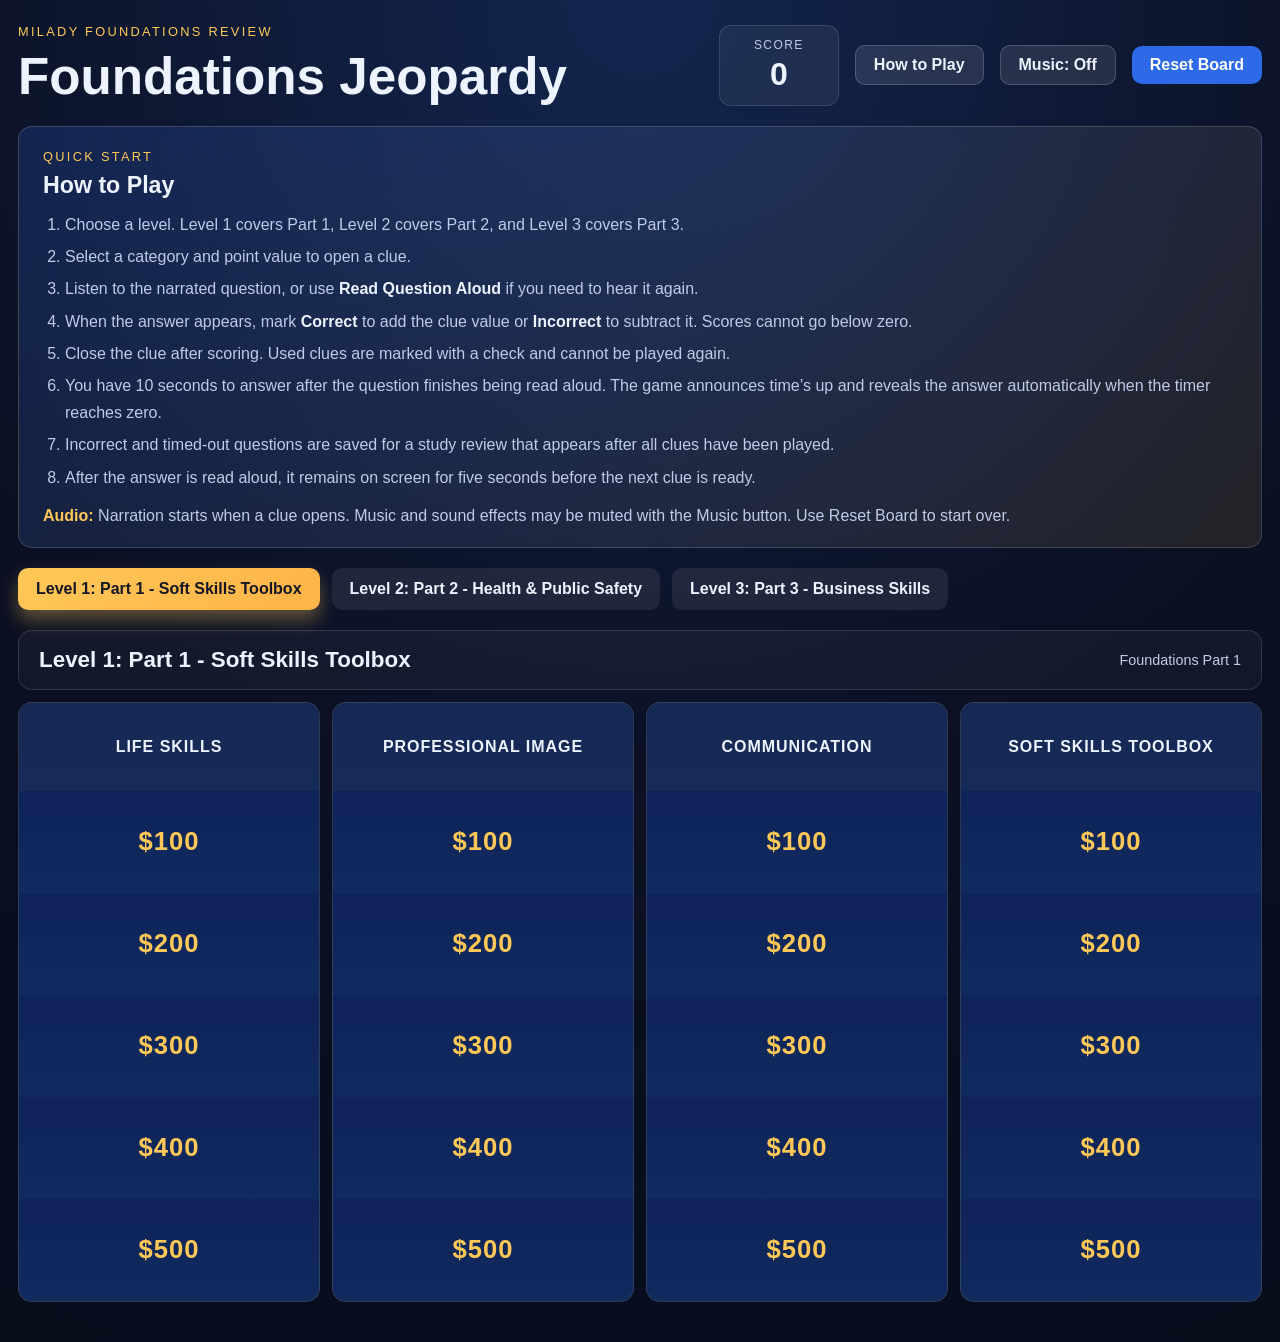
<file: index.html>
<!DOCTYPE html>
<html lang="en">
  <head>
    <meta charset="UTF-8" />
    <meta name="viewport" content="width=device-width, initial-scale=1.0" />
    <title>Foundations Jeopardy</title>
    <link rel="stylesheet" href="style.css" />
  </head>
  <body>
    <div class="app-shell">
      <header class="topbar">
        <div>
          <p class="eyebrow">Milady Foundations Review</p>
          <h1>Foundations Jeopardy</h1>
        </div>
        <div class="scoreboard">
          <div class="score-box">
            <span>Score</span>
            <strong id="score">0</strong>
          </div>
          <button id="instructions-toggle" class="instructions-btn" aria-expanded="true" aria-controls="instructions-panel">
            How to Play
          </button>
          <button id="music-toggle" class="instructions-btn" aria-pressed="false">Music: Off</button>
          <button id="reset-game" class="reset-btn">Reset Board</button>
        </div>
      </header>

      <section id="instructions-panel" class="instructions-panel" aria-labelledby="instructions-title">
        <div>
          <p class="eyebrow">Quick start</p>
          <h2 id="instructions-title">How to Play</h2>
          <ol>
            <li>Choose a level. Level 1 covers Part 1, Level 2 covers Part 2, and Level 3 covers Part 3.</li>
            <li>Select a category and point value to open a clue.</li>
            <li>Listen to the narrated question, or use <strong>Read Question Aloud</strong> if you need to hear it again.</li>
            <li>When the answer appears, mark <strong>Correct</strong> to add the clue value or <strong>Incorrect</strong> to subtract it. Scores cannot go below zero.</li>
            <li>Close the clue after scoring. Used clues are marked with a check and cannot be played again.</li>
            <li>You have 10 seconds to answer after the question finishes being read aloud. The game announces time’s up and reveals the answer automatically when the timer reaches zero.</li>
            <li>Incorrect and timed-out questions are saved for a study review that appears after all clues have been played.</li>
            <li>After the answer is read aloud, it remains on screen for five seconds before the next clue is ready.</li>
          </ol>
          <p class="instructions-note"><strong>Audio:</strong> Narration starts when a clue opens. Music and sound effects may be muted with the Music button. Use Reset Board to start over.</p>
        </div>
      </section>

      <nav class="level-tabs" id="level-tabs" aria-label="Game levels"></nav>

      <main id="game-board" class="game-board" aria-live="polite"></main>
      <section id="review-panel" class="review-panel hidden" aria-labelledby="review-title"></section>
    </div>

    <div id="clue-modal" class="modal hidden" role="dialog" aria-modal="true" aria-labelledby="modal-title">
      <div class="modal-card">
        <button id="close-modal" class="close-modal" aria-label="Close clue">×</button>
        <p id="modal-level" class="modal-level"></p>
        <h2 id="modal-title">Question</h2>
        <div class="timer-row">
          <span>Time to answer</span>
          <strong id="timer">10</strong>
          <span>seconds</span>
        </div>
        <div id="modal-body" class="modal-body"></div>
        <button id="read-question" class="secondary-btn" type="button">Read Question Aloud</button>
        <div id="answer-controls" class="modal-actions hidden">
          <button id="show-answer" class="primary-btn">Reveal Answer</button>
          <button id="mark-correct" class="success-btn">Correct</button>
          <button id="mark-incorrect" class="danger-btn">Incorrect</button>
        </div>
        <div id="answer-box" class="answer-box hidden"></div>
      </div>
    </div>

    <script src="script.js"></script>
  </body>
</html>
</file>
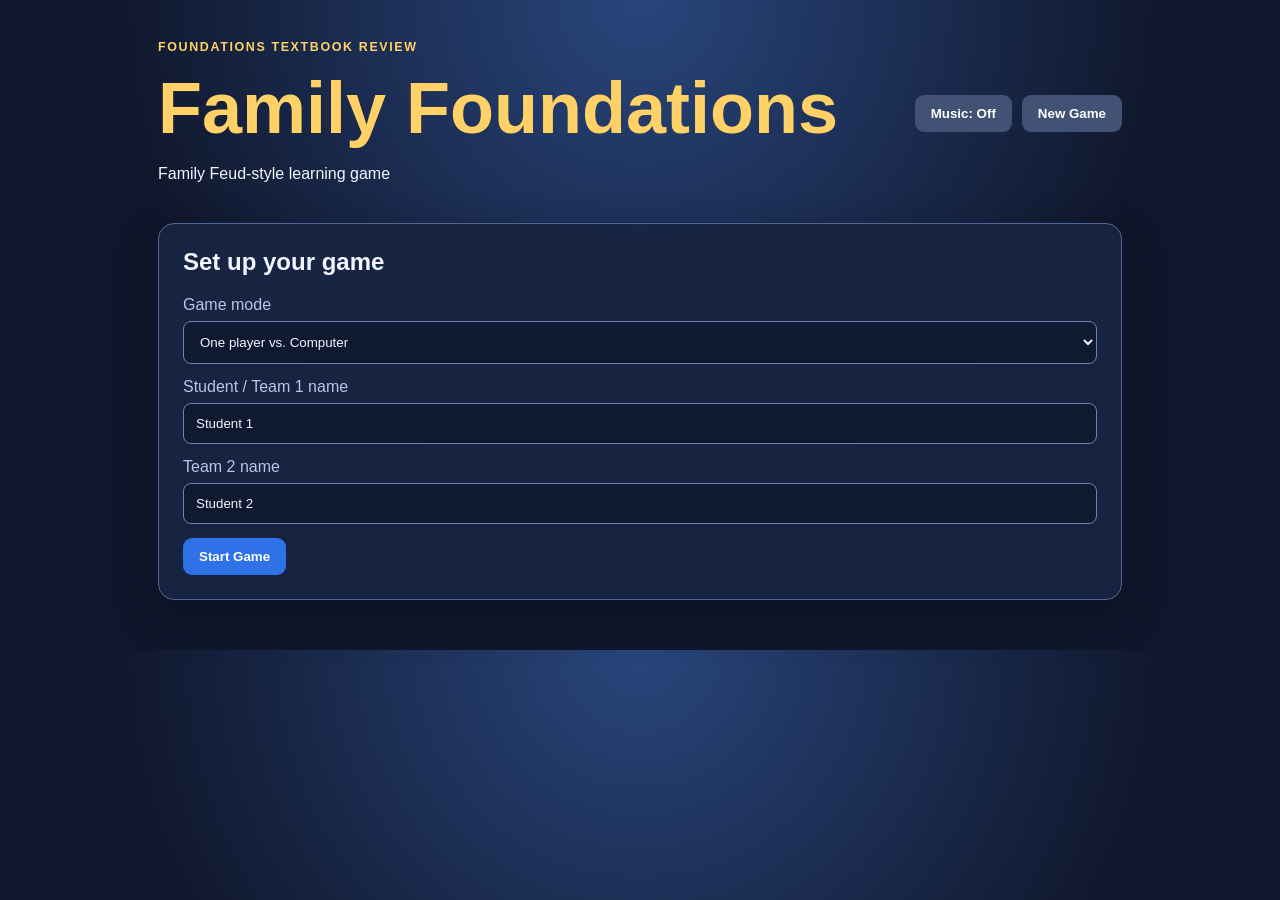
<file: family-foundations.html>
<!doctype html>
<html lang="en">
<head>
  <meta charset="utf-8"><meta name="viewport" content="width=device-width,initial-scale=1">
  <title>Family Foundations</title><link rel="stylesheet" href="family-foundations.css">
</head>
<body>
<main class="app">
  <header><div><p class="eyebrow">Foundations textbook review</p><h1>Family Foundations</h1><p>Family Feud-style learning game</p></div><div class="header-actions"><button id="music">Music: Off</button><button id="reset">New Game</button></div></header>
  <section id="setup" class="card">
    <h2>Set up your game</h2>
    <label>Game mode <select id="mode"><option value="solo">One player vs. Computer</option><option value="teams">Two student teams</option></select></label>
    <label>Student / Team 1 name <input id="team1" value="Student 1"></label>
    <label id="team2-wrap">Team 2 name <input id="team2" value="Student 2"></label>
    <button id="start" class="primary">Start Game</button>
  </section>
  <section id="game" class="hidden">
    <div class="scorebar"><div><span id="team1-label"></span><strong id="score1">0</strong></div><div class="round" id="round-label"></div><div><span id="team2-label"></span><strong id="score2">0</strong></div></div>
    <div class="card">
      <p class="eyebrow" id="part"></p><h2 id="question"></h2><button id="read-question">Read Question Aloud</button><p id="turn"></p>
      <div id="answers" class="answers"></div>
      <div class="controls"><input id="guess" placeholder="Type an answer"><button id="submit" class="primary">Submit Answer</button><button id="strike" class="danger">Strike</button></div>
      <p id="strikes"></p><button id="next" class="primary hidden">Next Round</button>
    </div>
  </section>
</main><script src="family-foundations.js"></script>
</body></html>
</file>
<file: style.css>
:root {
  --bg: #0b1023;
  --panel: #111b35;
  --panel-2: #172949;
  --primary: #2c6ae7;
  --accent: #ffc857;
  --danger: #f45558;
  --success: #2ec27e;
  --text: #edf3ff;
  --muted: #bfcbe8;
  --board-dark: #091225;
  --shadow: rgba(9, 18, 37, 0.4);
}

* {
  box-sizing: border-box;
}

body {
  margin: 0;
  font-family: Arial, Helvetica, sans-serif;
  background: radial-gradient(circle at top, #13264f 0%, var(--bg) 52%, #070d1b 100%);
  color: var(--text);
}

button {
  font: inherit;
}

.app-shell {
  max-width: 1400px;
  margin: 0 auto;
  padding: 24px 18px 40px;
}

.topbar {
  display: flex;
  justify-content: space-between;
  align-items: center;
  gap: 20px;
  margin-bottom: 20px;
}

.eyebrow {
  margin: 0 0 8px;
  font-size: 0.8rem;
  letter-spacing: 0.18em;
  text-transform: uppercase;
  color: var(--accent);
}

h1 {
  margin: 0;
  font-size: clamp(2rem, 4vw, 3.5rem);
}

.scoreboard {
  display: flex;
  align-items: center;
  gap: 16px;
}

.score-box {
  padding: 12px 18px;
  background: rgba(255, 255, 255, 0.06);
  border: 1px solid rgba(255, 255, 255, 0.12);
  border-radius: 12px;
  min-width: 120px;
  text-align: center;
}

.score-box span {
  display: block;
  font-size: 0.75rem;
  letter-spacing: 0.12em;
  text-transform: uppercase;
  color: var(--muted);
}

.score-box strong {
  display: block;
  font-size: 2rem;
  margin-top: 4px;
}

.reset-btn,
.primary-btn,
.success-btn,
.danger-btn,
.instructions-btn,
.level-tab {
  border: none;
  border-radius: 10px;
  cursor: pointer;
  transition: transform 0.15s ease, filter 0.15s ease;
}

.reset-btn,
.primary-btn,
.success-btn,
.danger-btn,
.instructions-btn {
  padding: 10px 18px;
  font-weight: 700;
}

.reset-btn,
.primary-btn {
  background: var(--primary);
  color: white;
}

.instructions-btn {
  background: rgba(255, 255, 255, 0.1);
  border: 1px solid rgba(255, 255, 255, 0.18);
  color: var(--text);
}

.success-btn {
  background: var(--success);
  color: white;
}

.danger-btn {
  background: var(--danger);
  color: white;
}

.instructions-panel {
  margin: 0 0 20px;
  padding: 22px 24px;
  background: linear-gradient(135deg, rgba(44, 106, 231, 0.2), rgba(255, 200, 87, 0.1));
  border: 1px solid rgba(255, 255, 255, 0.15);
  border-radius: 14px;
}

.instructions-panel.hidden {
  display: none;
}

.instructions-panel h2 {
  margin: 0 0 12px;
  font-size: 1.45rem;
}

.instructions-panel ol {
  margin: 0;
  padding-left: 22px;
  color: var(--muted);
  line-height: 1.7;
}

.instructions-panel li + li {
  margin-top: 5px;
}

.instructions-panel strong {
  color: var(--text);
}

.instructions-note {
  margin: 16px 0 0;
  color: var(--muted);
}

.instructions-note strong {
  color: var(--accent);
}

.level-tabs {
  display: flex;
  gap: 12px;
  flex-wrap: wrap;
  margin-bottom: 20px;
}

.level-tab {
  background: rgba(255, 255, 255, 0.08);
  color: var(--text);
  padding: 12px 18px;
  font-weight: 700;
  min-width: 180px;
}

.level-tab.active {
  background: linear-gradient(135deg, var(--accent), #ffb347);
  color: #151624;
  box-shadow: 0 10px 18px rgba(255, 200, 87, 0.35);
}

.game-board {
  display: grid;
  gap: 12px;
}

.review-panel {
  margin-top: 24px;
  padding: 24px;
  background: linear-gradient(135deg, rgba(244, 85, 88, 0.12), rgba(255, 200, 87, 0.08));
  border: 1px solid rgba(255, 200, 87, 0.3);
  border-radius: 14px;
}

.review-panel.hidden {
  display: none;
}

.review-panel h2 {
  margin: 0 0 8px;
}

.review-intro {
  margin: 0 0 18px;
  color: var(--muted);
}

.review-list {
  display: grid;
  gap: 12px;
}

.review-card {
  padding: 16px;
  background: rgba(9, 18, 37, 0.55);
  border: 1px solid rgba(255, 255, 255, 0.12);
  border-radius: 10px;
  line-height: 1.55;
}

.review-card p {
  margin: 10px 0 0;
}

.review-card-heading {
  display: flex;
  justify-content: space-between;
  gap: 12px;
  align-items: center;
  color: var(--accent);
  font-size: 0.85rem;
  font-weight: 700;
  text-transform: uppercase;
}

.read-review-btn {
  border: 1px solid rgba(255, 255, 255, 0.2);
  border-radius: 8px;
  padding: 6px 10px;
  background: rgba(255, 255, 255, 0.08);
  color: var(--text);
  cursor: pointer;
  text-transform: none;
}

.review-answer {
  color: #dffbf0;
}

.level-header {
  background: rgba(255, 255, 255, 0.04);
  border: 1px solid rgba(255, 255, 255, 0.12);
  border-radius: 14px;
  padding: 16px 20px;
  display: flex;
  justify-content: space-between;
  align-items: center;
  gap: 12px;
}

.level-header h2 {
  margin: 0;
  font-size: 1.4rem;
}

.level-header span {
  color: var(--muted);
  font-size: 0.9rem;
}

.board-grid {
  display: grid;
  grid-template-columns: repeat(4, minmax(160px, 1fr));
  gap: 12px;
}

.category {
  background: linear-gradient(180deg, var(--panel) 0%, var(--panel-2) 100%);
  border-radius: 14px;
  border: 1px solid rgba(255, 255, 255, 0.12);
  overflow: hidden;
  min-height: 160px;
}

.category-header {
  background: rgba(44, 106, 231, 0.18);
  color: var(--text);
  font-weight: 800;
  text-align: center;
  padding: 18px 10px;
  min-height: 88px;
  display: flex;
  align-items: center;
  justify-content: center;
  text-transform: uppercase;
  letter-spacing: 0.06em;
}

.clue {
  display: flex;
  align-items: center;
  justify-content: center;
  width: 100%;
  background: linear-gradient(180deg, #0e2359 0%, #112b5e 100%);
  border: 0;
  color: var(--accent);
  font-weight: 900;
  font-size: clamp(1.3rem, 2vw, 2rem);
  letter-spacing: 0.04em;
  min-height: 102px;
  padding: 16px;
  cursor: pointer;
}

.clue.used {
  background: rgba(255, 255, 255, 0.08);
  color: rgba(255, 255, 255, 0.38);
  cursor: not-allowed;
}

.clue:hover:not(.used),
.primary-btn:hover,
.success-btn:hover,
.danger-btn:hover,
.reset-btn:hover,
.instructions-btn:hover,
.level-tab:hover {
  filter: brightness(1.08);
  transform: translateY(-1px);
}

.modal {
  position: fixed;
  inset: 0;
  background: rgba(3, 7, 18, 0.7);
  display: flex;
  align-items: center;
  justify-content: center;
  padding: 20px;
}

.modal.hidden,
.answer-box.hidden,
.modal-actions.hidden {
  display: none;
}

.modal-card {
  position: relative;
  width: min(720px, 100%);
  background: linear-gradient(180deg, #101d3a 0%, #0d1830 100%);
  border: 1px solid rgba(255, 255, 255, 0.15);
  border-radius: 18px;
  padding: 32px 28px 24px;
  box-shadow: 0 24px 48px var(--shadow);
}

.close-modal {
  position: absolute;
  top: 12px;
  right: 16px;
  background: transparent;
  border: none;
  font-size: 2rem;
  color: white;
  cursor: pointer;
}

.modal-level {
  margin: 0 0 18px;
  color: var(--accent);
  text-transform: uppercase;
  letter-spacing: 0.12em;
  font-size: 0.8rem;
  font-weight: 700;
}

.timer-row {
  display: inline-flex;
  align-items: center;
  gap: 6px;
  margin-bottom: 16px;
  padding: 8px 12px;
  border: 1px solid rgba(255, 200, 87, 0.35);
  border-radius: 999px;
  color: var(--muted);
  font-size: 0.9rem;
}

.timer-row strong {
  min-width: 2ch;
  color: var(--accent);
  font-size: 1.2rem;
  text-align: center;
}

.timer-row.warning {
  border-color: var(--danger);
  color: #ffd4d4;
}

.timer-row.warning strong {
  color: var(--danger);
}

#modal-title {
  margin: 0 0 18px;
  font-size: clamp(1.8rem, 2vw, 2.4rem);
}

.modal-body {
  line-height: 1.75;
  font-size: clamp(1.1rem, 2vw, 1.5rem);
  min-height: 100px;
}

.modal-actions {
  display: flex;
  gap: 12px;
  flex-wrap: wrap;
  margin-top: 20px;
}

.secondary-btn {
  margin-top: 12px;
  padding: 9px 14px;
  border: 1px solid rgba(255, 255, 255, 0.2);
  border-radius: 9px;
  background: rgba(255, 255, 255, 0.08);
  color: var(--text);
  cursor: pointer;
}

.answer-box {
  margin-top: 18px;
  background: rgba(46, 194, 126, 0.12);
  border: 1px solid rgba(46, 194, 126, 0.25);
  border-radius: 12px;
  padding: 14px 16px;
  color: #dffbf0;
  line-height: 1.5;
}

@media (max-width: 900px) {
  .board-grid {
    grid-template-columns: repeat(2, minmax(140px, 1fr));
  }
}

@media (max-width: 600px) {
  .topbar {
    flex-direction: column;
    align-items: stretch;
  }

  .scoreboard {
    justify-content: flex-start;
    flex-wrap: wrap;
  }

  .board-grid {
    grid-template-columns: 1fr;
  }

  .level-tab {
    flex: 1 1 120px;
  }

  .review-card-heading {
    align-items: flex-start;
    flex-direction: column;
  }
}
</file>
<file: family-foundations.css>
:root{--bg:#10172c;--card:#182543;--blue:#2f72e8;--gold:#ffd166;--text:#f3f6ff;--muted:#b8c5e4;--red:#e85d68;--green:#36c98f}*{box-sizing:border-box}body{margin:0;background:radial-gradient(circle at top,#28467c,var(--bg) 58%);color:var(--text);font:16px Arial,sans-serif}.app{max-width:1000px;margin:auto;padding:28px 18px 50px}header{display:flex;justify-content:space-between;align-items:center;gap:20px;margin-bottom:24px}header .header-actions{display:flex;gap:10px;flex-wrap:wrap}h1{font-size:clamp(2.2rem,6vw,4.5rem);margin:0;color:var(--gold)}h2{margin-top:0}.eyebrow{color:var(--gold);letter-spacing:.13em;text-transform:uppercase;font-size:.78rem;font-weight:bold}.card{background:rgba(24,37,67,.95);border:1px solid #526791;border-radius:16px;padding:24px;box-shadow:0 18px 40px #080d1e66}label{display:block;color:var(--muted);margin:14px 0}input,select{display:block;width:100%;margin-top:7px;padding:12px;border-radius:8px;border:1px solid #7283a8;background:#0f1930;color:var(--text)}button{border:0;border-radius:9px;padding:11px 16px;font-weight:bold;cursor:pointer;background:#415275;color:white}#read-question{margin:0 0 12px;background:#415275}.primary{background:var(--blue)}.danger{background:var(--red)}.hidden{display:none!important}.scorebar{display:grid;grid-template-columns:1fr auto 1fr;gap:15px;align-items:center;margin-bottom:18px}.scorebar>div{background:var(--card);border-radius:12px;padding:14px;text-align:center}.scorebar strong{display:block;font-size:2rem;color:var(--gold)}.round{color:var(--gold);font-weight:bold}.answers{display:grid;gap:10px;margin:22px 0}.answer{display:flex;justify-content:space-between;padding:15px;background:#0f1930;border:1px solid #526791;border-radius:9px}.answer.revealed{background:#155840;border-color:var(--green)}.controls{display:flex;gap:10px;flex-wrap:wrap}.controls input{flex:1;min-width:180px;margin:0}.controls button{white-space:nowrap}#turn,#strikes{color:var(--muted);font-weight:bold}@media(max-width:600px){header,.scorebar{display:block}.scorebar>div{margin:8px 0}.controls{display:grid}.controls input{width:100%}}
</file>
